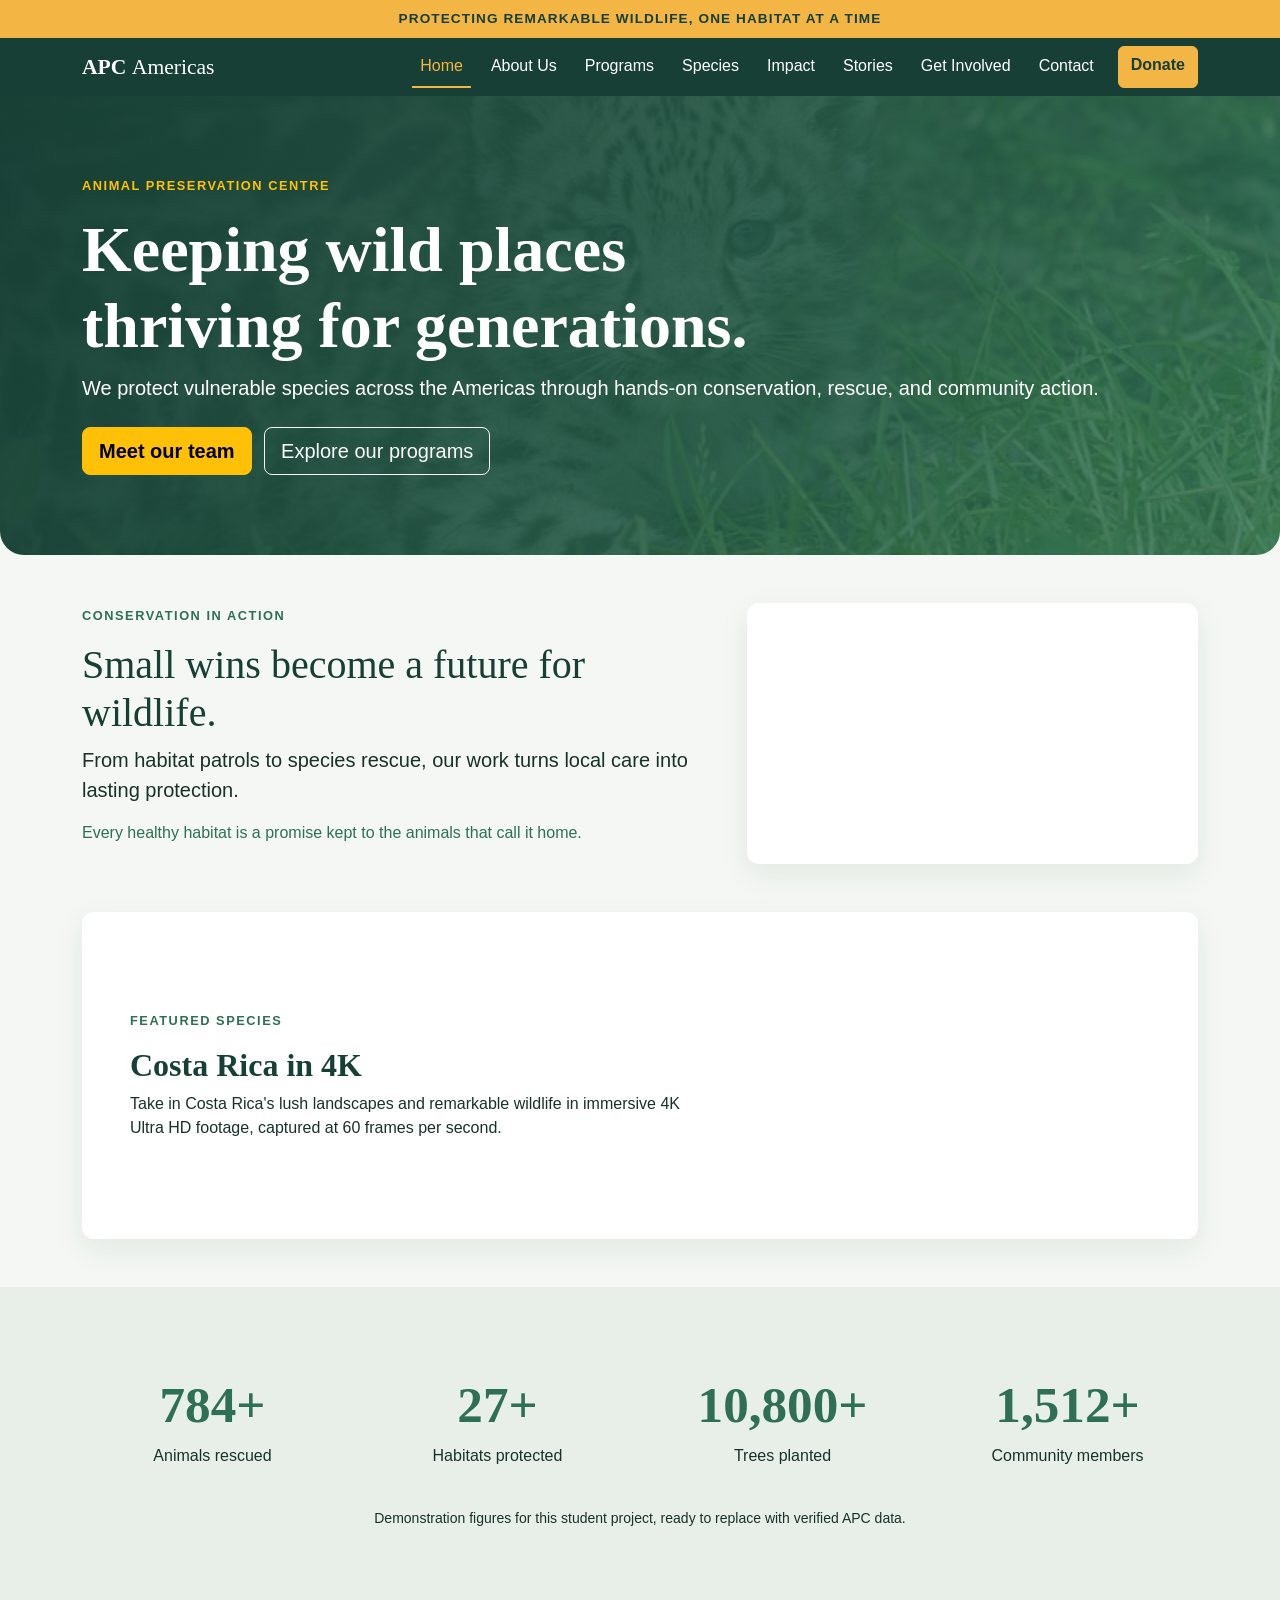
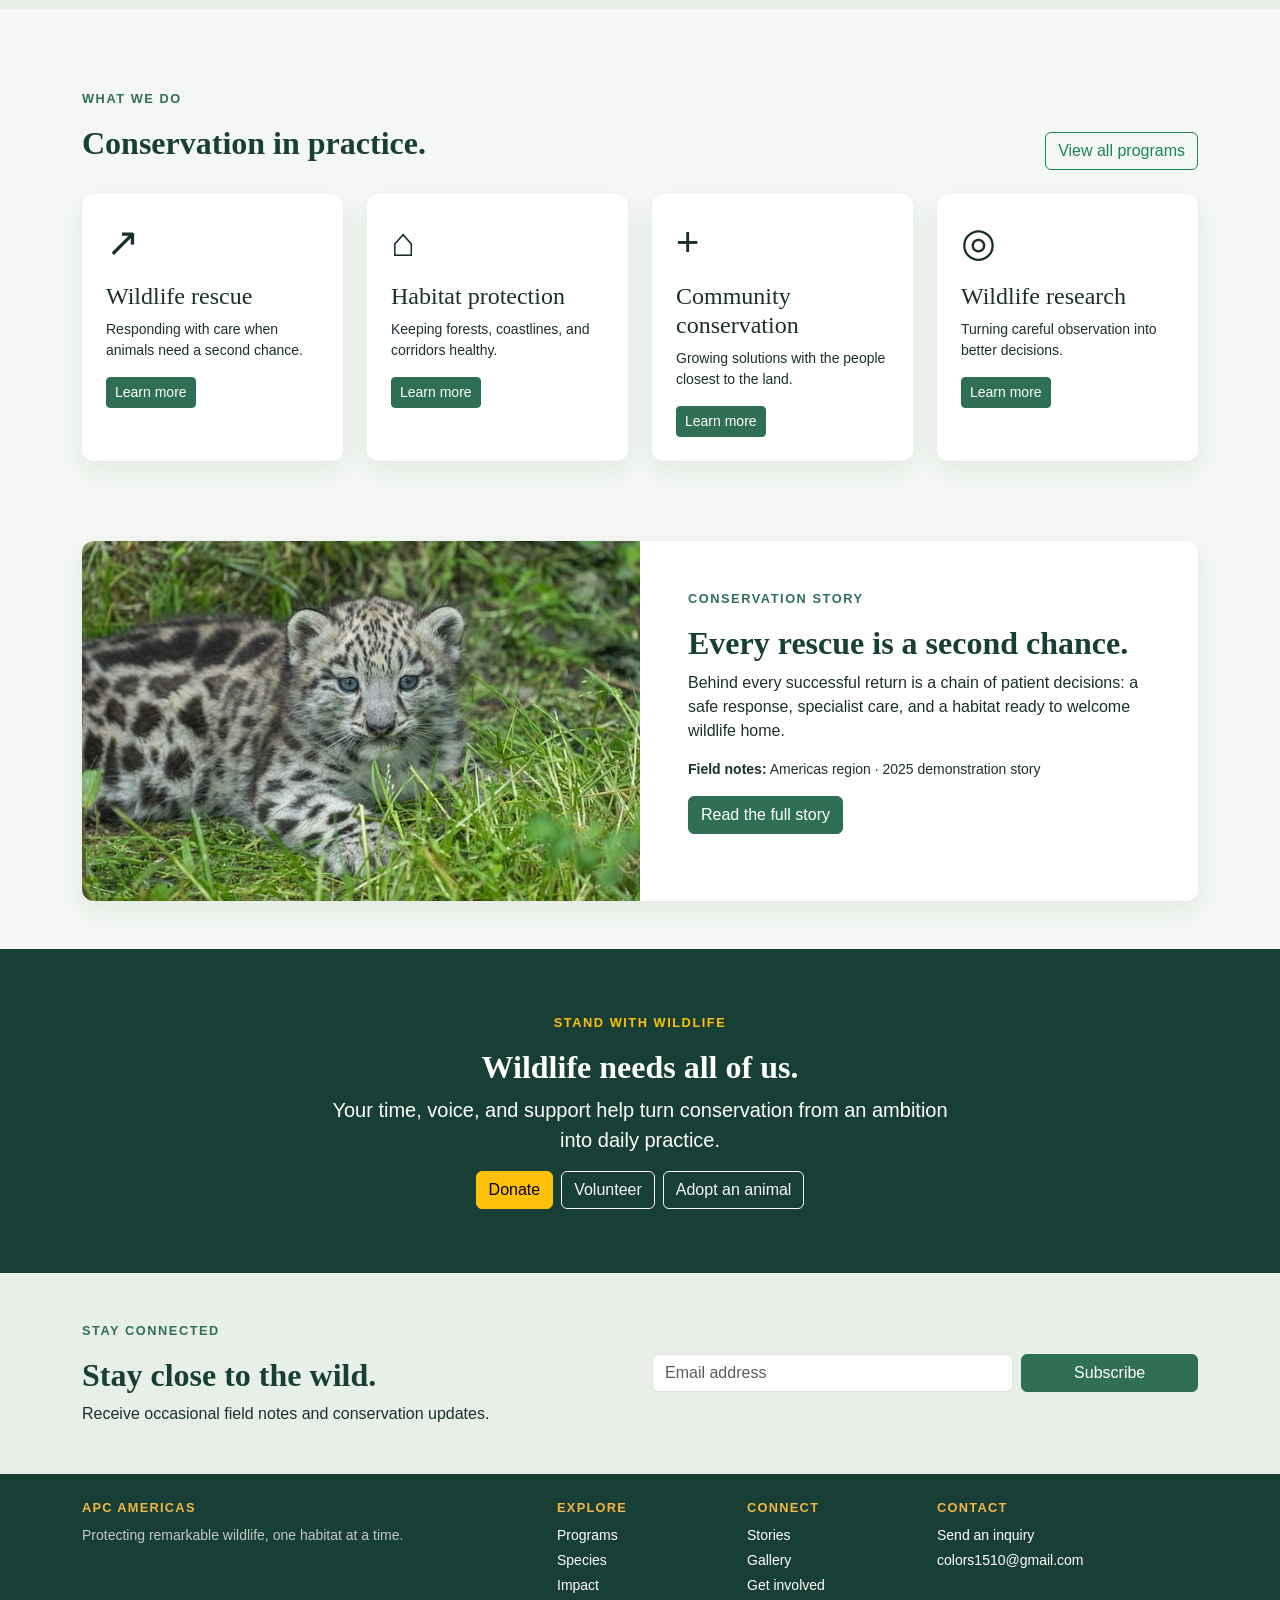
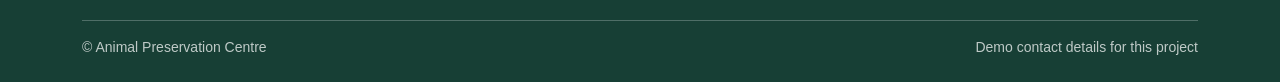
<file: index.html>
<!DOCTYPE html>
<html lang="en">
    <head>
        <meta charset="UTF-8">
        <meta name="viewport" content="width=device-width, initial-scale=1.0">
        <title>Animal Preservation Centre</title>
        <meta name="description" content="APC Americas protects wildlife, habitats, and communities through practical conservation work.">
        <link href="https://cdn.jsdelivr.net/npm/bootstrap@5.3.3/dist/css/bootstrap.min.css" rel="stylesheet">
        <link rel="stylesheet" href="stylesheets/site.css" />
    </head>
    <body>
        <div class="site-alert">Protecting remarkable wildlife, one habitat at a time</div>
        <nav class="site-nav navbar navbar-expand-lg navbar-dark">
            <div class="container">
                <a class="navbar-brand" href="index.html">APC <span class="fw-normal">Americas</span>
                </a><button class="navbar-toggler" type="button" data-bs-toggle="collapse" data-bs-target="#siteNav" aria-label="Toggle navigation">
                    <span class="navbar-toggler-icon"></span>
                </button><div class="collapse navbar-collapse" id="siteNav">
                    <div class="navbar-nav ms-auto">
                        <a class="nav-link active" href="index.html">Home</a>
                        <a class="nav-link" href="about_us.html">About Us</a>
                        <a class="nav-link" href="programs.html">Programs</a>
                        <a class="nav-link" href="species.html">Species</a>
                        <a class="nav-link" href="impact.html">Impact</a>
                        <a class="nav-link" href="stories.html">Stories</a>
                        <a class="nav-link" href="get_involved.html">Get Involved</a>
                        <a class="nav-link" href="contact_us.html">Contact</a>
                        <a class="btn btn-donate" href="get_involved.html#donate">Donate</a></div></div></div></nav>

        <main class="page-main">
            <section class="hero">
                <div class="container">
                    <p class="section-kicker text-warning">Animal Preservation Centre</p>
                    <h1>Keeping wild places thriving for generations.</h1>
                    <p class="lead mb-4">We protect vulnerable species across the Americas through hands-on conservation, rescue, and community action.</p>
                    <a class="btn btn-warning btn-lg fw-bold" href="about_us.html">Meet our team</a>
                    <a class="btn btn-outline-light btn-lg ms-2" href="programs.html">Explore our programs</a>
                </div>
            </section>
            <section class="container py-5">
                <div class="row g-4 align-items-center">
                    <div class="col-lg-7">
                        <p class="section-kicker">Conservation in action</p>
                        <h2 class="display-6">Small wins become a future for wildlife.</h2>
                        <p class="lead">From habitat patrols to species rescue, our work turns local care into lasting protection.</p>
                        <p class="WeirdColor">Every healthy habitat is a promise kept to the animals that call it home.</p>
                    </div>
                    <div class="col-lg-5">
                        <div class="content-panel p-2">
                            <div class="ratio ratio-16x9">
                                <iframe class="rounded" src="https://www.youtube.com/embed/CvAqzg7zDsA" title="Jamaican Rock Iguana success story" allowfullscreen></iframe>
                            </div>
                        </div>
                    </div>
                </div>
            </section>
            <section class="container pb-5">
                <div class="content-panel p-4 p-lg-5">
                    <div class="row g-4 align-items-center">
                        <div class="col-md-7">
                            <p class="section-kicker">Featured species</p>
                            <h2>Costa Rica in 4K</h2>
                            <p class="mb-0">Take in Costa Rica's lush landscapes and remarkable wildlife in immersive 4K Ultra HD footage, captured at 60 frames per second.</p>
                        </div>
                        <div class="col-md-5">
                            <div class="ratio ratio-16x9">
                                <iframe class="rounded" src="https://www.youtube.com/embed/LXb3EKWsInQ" title="Costa Rica in 4K nature film" allow="accelerometer; autoplay; clipboard-write; encrypted-media; gyroscope; picture-in-picture; web-share" allowfullscreen></iframe>
                            </div>
                        </div>
                    </div>
                </div>
            </section>
            <section class="section-band alt"><div class="container"><div class="row g-4 text-center"><div class="col-6 col-lg-3 reveal"><div class="stat-number" data-counter="1250" data-suffix="+">0</div><p>Animals rescued</p></div><div class="col-6 col-lg-3 reveal"><div class="stat-number" data-counter="35" data-suffix="+">0</div><p>Habitats protected</p></div><div class="col-6 col-lg-3 reveal"><div class="stat-number" data-counter="18000" data-suffix="+">0</div><p>Trees planted</p></div><div class="col-6 col-lg-3 reveal"><div class="stat-number" data-counter="2500" data-suffix="+">0</div><p>Community members</p></div></div><p class="small text-center mt-4 mb-0">Demonstration figures for this student project, ready to replace with verified APC data.</p></div></section>
            <section class="section-band"><div class="container"><div class="d-flex flex-wrap justify-content-between align-items-end mb-4"><div><p class="section-kicker">What we do</p><h2>Conservation in practice.</h2></div><a href="programs.html" class="btn btn-outline-success">View all programs</a></div><div class="row g-4"><div class="col-md-6 col-lg-3"><article class="content-panel program-card h-100 p-4"><span class="display-6">↗</span><h3 class="h4 mt-3">Wildlife rescue</h3><p class="small">Responding with care when animals need a second chance.</p><a href="programs.html" class="btn btn-sm btn-forest">Learn more</a></article></div><div class="col-md-6 col-lg-3"><article class="content-panel program-card h-100 p-4"><span class="display-6">⌂</span><h3 class="h4 mt-3">Habitat protection</h3><p class="small">Keeping forests, coastlines, and corridors healthy.</p><a href="programs.html" class="btn btn-sm btn-forest">Learn more</a></article></div><div class="col-md-6 col-lg-3"><article class="content-panel program-card h-100 p-4"><span class="display-6">+</span><h3 class="h4 mt-3">Community conservation</h3><p class="small">Growing solutions with the people closest to the land.</p><a href="programs.html" class="btn btn-sm btn-forest">Learn more</a></article></div><div class="col-md-6 col-lg-3"><article class="content-panel program-card h-100 p-4"><span class="display-6">◎</span><h3 class="h4 mt-3">Wildlife research</h3><p class="small">Turning careful observation into better decisions.</p><a href="programs.html" class="btn btn-sm btn-forest">Learn more</a></article></div></div></div></section>
            <section class="container pb-5"><div class="content-panel overflow-hidden"><div class="row g-0 align-items-stretch"><div class="col-lg-6"><img class="story-image" src="images/baby-snow-leopard.jpg" alt="Snow leopard in its habitat"></div><div class="col-lg-6 p-4 p-lg-5"><p class="section-kicker">Conservation story</p><h2>Every rescue is a second chance.</h2><p>Behind every successful return is a chain of patient decisions: a safe response, specialist care, and a habitat ready to welcome wildlife home.</p><p class="small"><strong>Field notes:</strong> Americas region · 2025 demonstration story</p><a class="btn btn-forest" href="stories.html">Read the full story</a></div></div></div></section>
            <section class="dark-cta"><div class="container text-center"><p class="section-kicker text-warning">Stand with wildlife</p><h2>Wildlife needs all of us.</h2><p class="lead mx-auto" style="max-width: 650px;">Your time, voice, and support help turn conservation from an ambition into daily practice.</p><a class="btn btn-warning me-2" href="get_involved.html#donate">Donate</a><a class="btn btn-outline-light me-2" href="get_involved.html#volunteer">Volunteer</a><a class="btn btn-outline-light" href="species.html">Adopt an animal</a></div></section>
            <section class="newsletter py-5"><div class="container"><div class="row align-items-center g-4"><div class="col-lg-6"><p class="section-kicker">Stay connected</p><h2>Stay close to the wild.</h2><p class="mb-0">Receive occasional field notes and conservation updates.</p></div><div class="col-lg-6"><form class="row g-2" data-demo-form><div class="col-sm-8"><label class="visually-hidden" for="newsletterEmail">Email address</label><input class="form-control" id="newsletterEmail" type="email" placeholder="Email address" required></div><div class="col-sm-4"><button class="btn btn-forest w-100" type="submit">Subscribe</button></div></form><p class="small mt-2 mb-0" hidden>Thank you for joining the list.</p></div></div></div></section>
        </main>
        <footer class="site-footer py-4">
            <div class="container"><div class="row g-4"><div class="col-md-5"><p class="footer-heading mb-2">APC Americas</p><p class="small mb-0">Protecting remarkable wildlife, one habitat at a time.</p></div><div class="col-6 col-md-2"><p class="footer-heading mb-2">Explore</p><a class="d-block small mb-1" href="programs.html">Programs</a><a class="d-block small mb-1" href="species.html">Species</a><a class="d-block small" href="impact.html">Impact</a></div><div class="col-6 col-md-2"><p class="footer-heading mb-2">Connect</p><a class="d-block small mb-1" href="stories.html">Stories</a><a class="d-block small mb-1" href="gallery.html">Gallery</a><a class="d-block small" href="get_involved.html">Get involved</a></div><div class="col-md-3"><p class="footer-heading mb-2">Contact</p><a class="d-block small mb-1" href="contact_us.html">Send an inquiry</a><a class="d-block small" href="mailto:hello@apc-americas.example">colors1510@gmail.com</a></div></div><div class="border-top border-light border-opacity-25 mt-4 pt-3 small">&copy; Animal Preservation Centre <span class="float-md-end">Demo contact details for this project</span></div>
            </div>
        </footer>
        <script src="https://cdn.jsdelivr.net/npm/bootstrap@5.3.3/dist/js/bootstrap.bundle.min.js"></script>
        <script src="scripts/site.js"></script>
    </body>
</html>
</file>
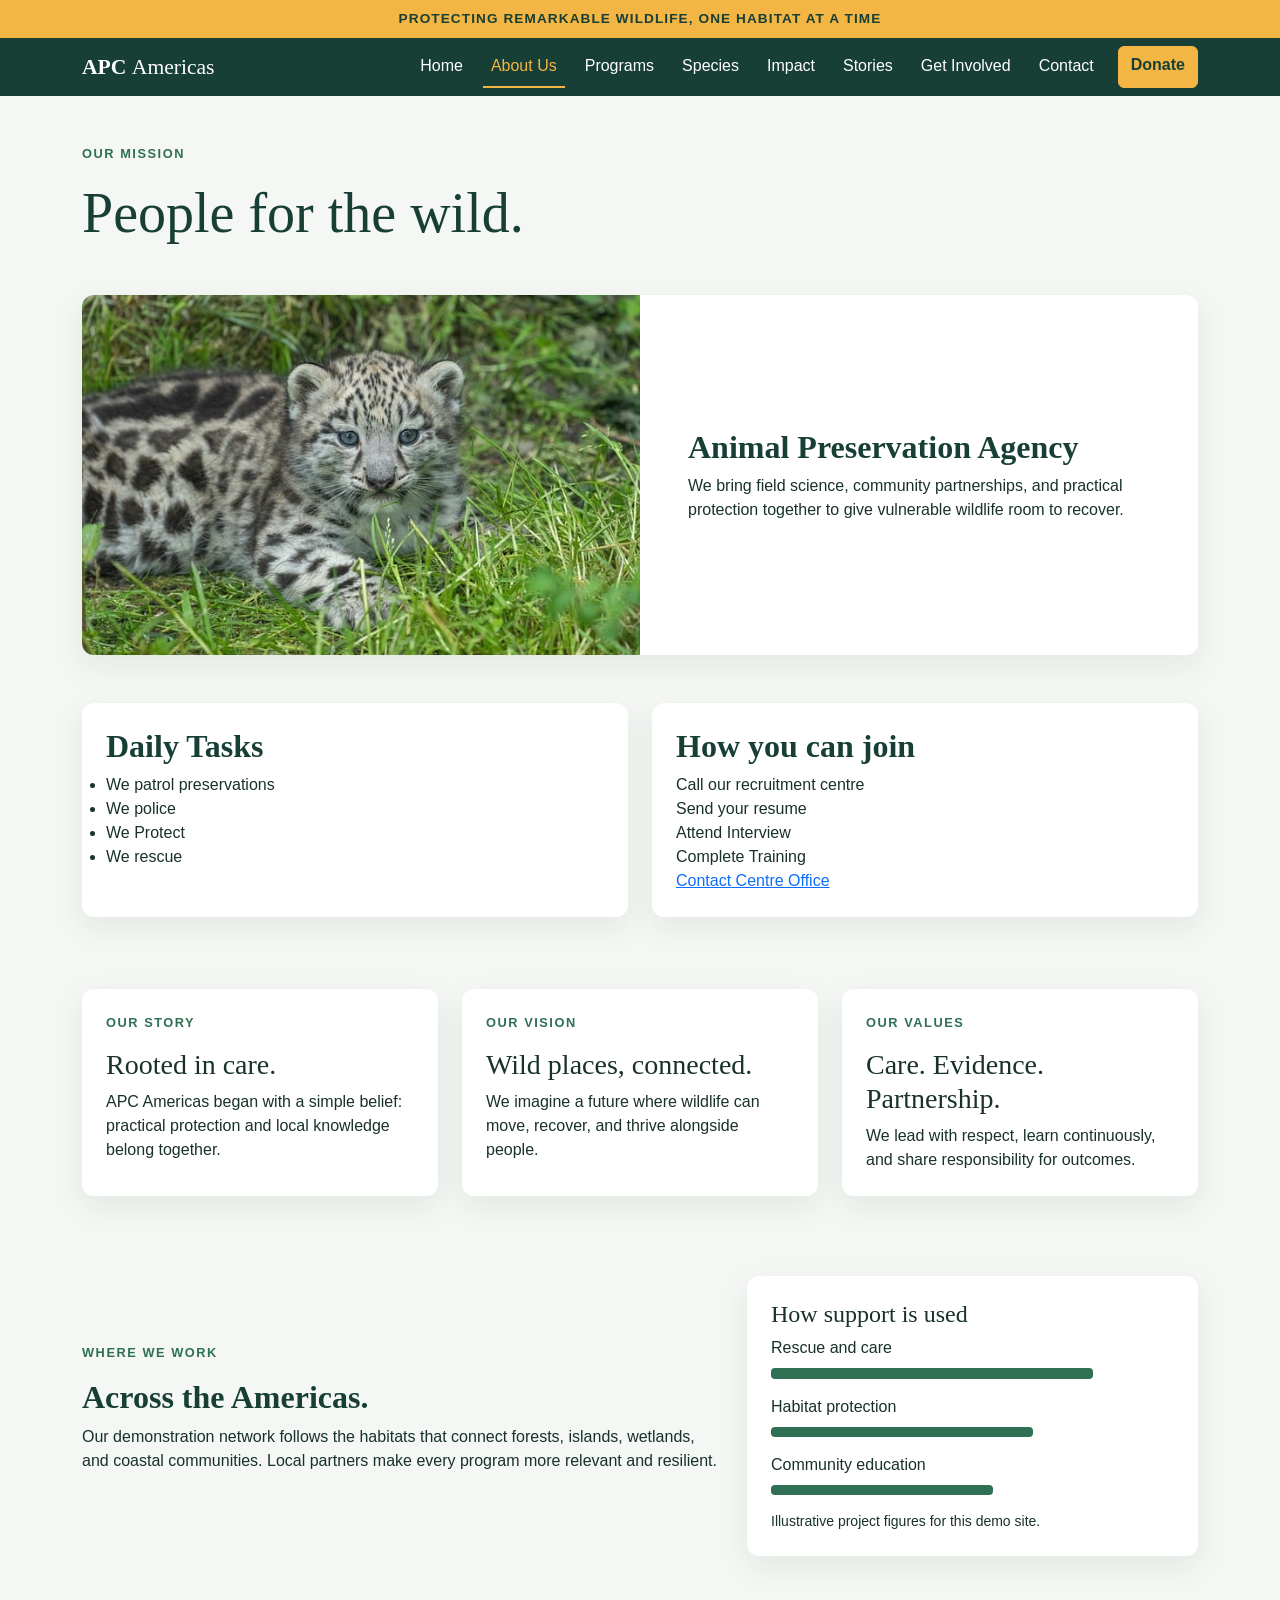
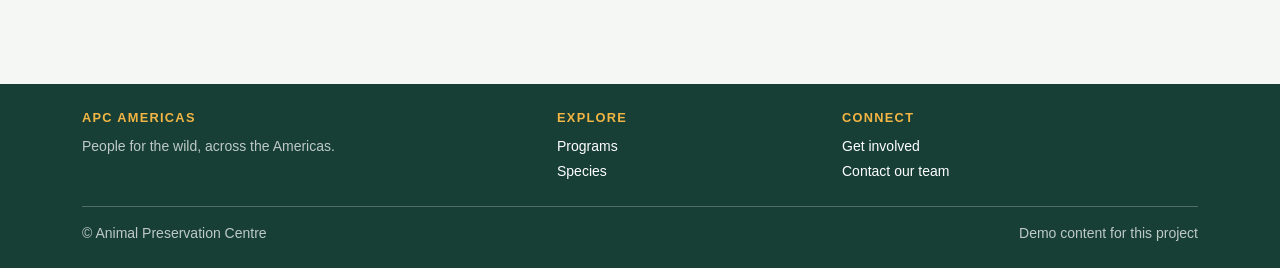
<file: about_us.html>
<!DOCTYPE html>
<html lang="en">
<head>
    <meta charset="UTF-8">
    <meta name="viewport" content="width=device-width, initial-scale=1.0">
    <title>About Us</title>
    <link href="https://cdn.jsdelivr.net/npm/bootstrap@5.3.3/dist/css/bootstrap.min.css" rel="stylesheet">
    <link rel="stylesheet" href="stylesheets/site.css" />
</head>
<body>
    <header>
        <div class="site-alert">Protecting remarkable wildlife, one habitat at a time</div>
        <nav class="site-nav navbar navbar-expand-lg navbar-dark"><div class="container"><a class="navbar-brand" href="index.html">APC <span class="fw-normal">Americas</span></a><button class="navbar-toggler" type="button" data-bs-toggle="collapse" data-bs-target="#siteNav" aria-label="Toggle navigation"><span class="navbar-toggler-icon"></span></button><div class="collapse navbar-collapse" id="siteNav"><div class="navbar-nav ms-auto"><a class="nav-link" href="index.html">Home</a><a class="nav-link active" href="about_us.html">About Us</a><a class="nav-link" href="programs.html">Programs</a><a class="nav-link" href="species.html">Species</a><a class="nav-link" href="impact.html">Impact</a><a class="nav-link" href="stories.html">Stories</a><a class="nav-link" href="get_involved.html">Get Involved</a><a class="nav-link" href="contact_us.html">Contact</a><a class="btn btn-donate" href="get_involved.html#donate">Donate</a></div></div></div></nav>
    </header>
    
    <main class="page-main container py-5">
        <p class="section-kicker">Our mission</p>
        <h1 class="display-4 mb-5">People for the wild.</h1>

        <article class="content-panel overflow-hidden mb-5"><div class="row g-0 align-items-center"><div class="col-lg-6"><img src="images/baby-snow-leopard.jpg" alt="Baby Snow Leopard" /></div><div class="col-lg-6 p-4 p-lg-5"><h2>Animal Preservation Agency</h2><p class="mb-0">We bring field science, community partnerships, and practical protection together to give vulnerable wildlife room to recover.</p></div></div>
        </article>
       
        <div class="row g-4"><article class="col-md-6"><div class="content-panel h-100 p-4">
            <h2>Daily Tasks</h2>
            <!-- Unordered list tag. Produces bullet points -->
            <ul class="list-group list-group-flush">
                <li>We patrol preservations</li>
                <li>We police</li>
                <li>We Protect</li>
                <li>We rescue</li>
            </ul>
        </div></article>
       
        <article class="col-md-6"><div class="content-panel h-100 p-4">
            <h2>How you can join</h2>
            <!-- Ordered list tag. Produces numbered points in a list -->
            <ol class="list-group list-group-numbered">
                <li>Call our recruitment centre</li>
                <li>Send your resume</li>
                <li>Attend Interview</li>
                <li>Complete Training</li>
                <li>
                    <a href="contact_us.html">Contact Centre Office</a>
                </li>
            </ol>
        </div></article></div>

        <section class="row g-4 mt-5">
            <div class="col-md-4"><article class="content-panel h-100 p-4"><p class="section-kicker">Our story</p><h2 class="h3">Rooted in care.</h2><p class="mb-0">APC Americas began with a simple belief: practical protection and local knowledge belong together.</p></article></div>
            <div class="col-md-4"><article class="content-panel h-100 p-4"><p class="section-kicker">Our vision</p><h2 class="h3">Wild places, connected.</h2><p class="mb-0">We imagine a future where wildlife can move, recover, and thrive alongside people.</p></article></div>
            <div class="col-md-4"><article class="content-panel h-100 p-4"><p class="section-kicker">Our values</p><h2 class="h3">Care. Evidence. Partnership.</h2><p class="mb-0">We lead with respect, learn continuously, and share responsibility for outcomes.</p></article></div>
        </section>
        <section class="section-band px-0"><div class="row g-4 align-items-center"><div class="col-lg-7"><p class="section-kicker">Where we work</p><h2>Across the Americas.</h2><p>Our demonstration network follows the habitats that connect forests, islands, wetlands, and coastal communities. Local partners make every program more relevant and resilient.</p></div><div class="col-lg-5"><div class="content-panel p-4"><h3 class="h4">How support is used</h3><p class="mb-2">Rescue and care</p><div class="impact-bar mb-3" style="width:80%"></div><p class="mb-2">Habitat protection</p><div class="impact-bar mb-3" style="width:65%"></div><p class="mb-2">Community education</p><div class="impact-bar" style="width:55%"></div><p class="small mt-3 mb-0">Illustrative project figures for this demo site.</p></div></div></div></section>
    </main>
    
    <footer class="site-footer py-4"><div class="container"><div class="row g-4"><div class="col-md-5"><p class="footer-heading mb-2">APC Americas</p><p class="small mb-0">People for the wild, across the Americas.</p></div><div class="col-6 col-md-3"><p class="footer-heading mb-2">Explore</p><a class="d-block small mb-1" href="programs.html">Programs</a><a class="d-block small" href="species.html">Species</a></div><div class="col-6 col-md-4"><p class="footer-heading mb-2">Connect</p><a class="d-block small mb-1" href="get_involved.html">Get involved</a><a class="d-block small" href="contact_us.html">Contact our team</a></div></div><div class="border-top border-light border-opacity-25 mt-4 pt-3 small">&copy; Animal Preservation Centre <span class="float-md-end">Demo content for this project</span></div></div>
    </footer>
    <script src="https://cdn.jsdelivr.net/npm/bootstrap@5.3.3/dist/js/bootstrap.bundle.min.js"></script>
</body>
</html>
</file>
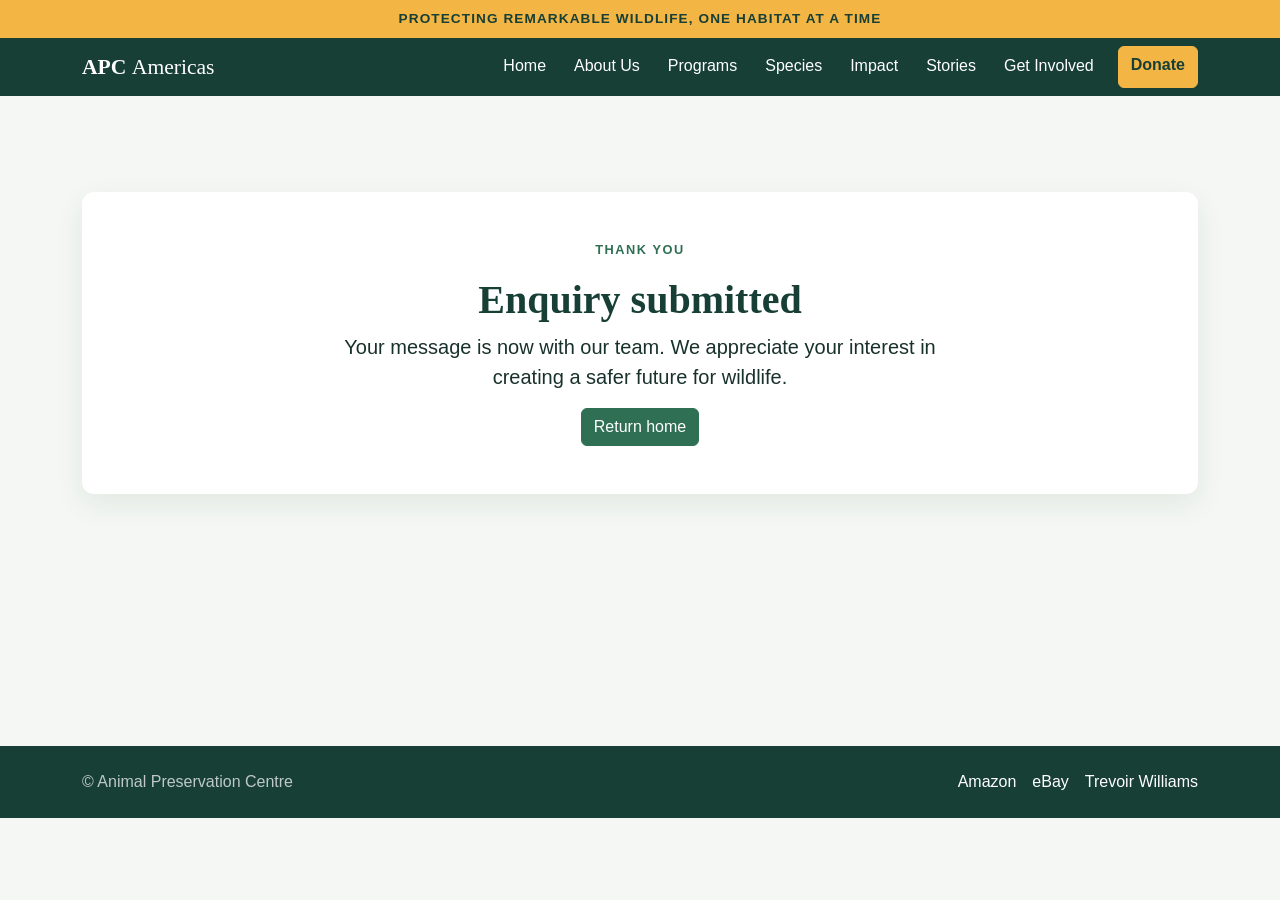
<file: confirmation.html>
<!DOCTYPE html>
<html lang="en">
<head>
    <meta charset="UTF-8">
    <meta name="viewport" content="width=device-width, initial-scale=1.0">
    <title>Confirmation</title>
    <link href="https://cdn.jsdelivr.net/npm/bootstrap@5.3.3/dist/css/bootstrap.min.css" rel="stylesheet">
    <link rel="stylesheet" href="stylesheets/site.css" />
</head>
<body>
    <header>
        <div class="site-alert">Protecting remarkable wildlife, one habitat at a time</div>
        <nav class="site-nav navbar navbar-expand-lg navbar-dark"><div class="container"><a class="navbar-brand" href="index.html">APC <span class="fw-normal">Americas</span></a><button class="navbar-toggler" type="button" data-bs-toggle="collapse" data-bs-target="#siteNav" aria-label="Toggle navigation"><span class="navbar-toggler-icon"></span></button><div class="collapse navbar-collapse" id="siteNav"><div class="navbar-nav ms-auto"><a class="nav-link" href="index.html">Home</a><a class="nav-link" href="about_us.html">About Us</a><a class="nav-link" href="programs.html">Programs</a><a class="nav-link" href="species.html">Species</a><a class="nav-link" href="impact.html">Impact</a><a class="nav-link" href="stories.html">Stories</a><a class="nav-link" href="get_involved.html">Get Involved</a><a class="btn btn-donate" href="get_involved.html#donate">Donate</a></div></div></div></nav>
    </header>

    <main class="page-main container py-5"><div class="content-panel text-center p-5 my-5"><p class="section-kicker">Thank you</p><h1>Enquiry submitted</h1><p class="lead mx-auto" style="max-width: 650px;">Your message is now with our team. We appreciate your interest in creating a safer future for wildlife.</p><a class="btn btn-forest" href="index.html">Return home</a></div>

    </main>

    <footer class="site-footer py-4"><div class="container d-flex flex-column flex-md-row justify-content-between gap-3"><span>&copy; Animal Preservation Centre</span><div class="d-flex gap-3"><a href="https://www.amazon.com">Amazon</a><a href="https://www.ebay.com" target="_blank">eBay</a><a href="https://www.trevoirwilliams.com" target="_blank">Trevoir Williams</a></div></div>
    </footer>
    <script src="https://cdn.jsdelivr.net/npm/bootstrap@5.3.3/dist/js/bootstrap.bundle.min.js"></script>
</body>
</html>
</file>
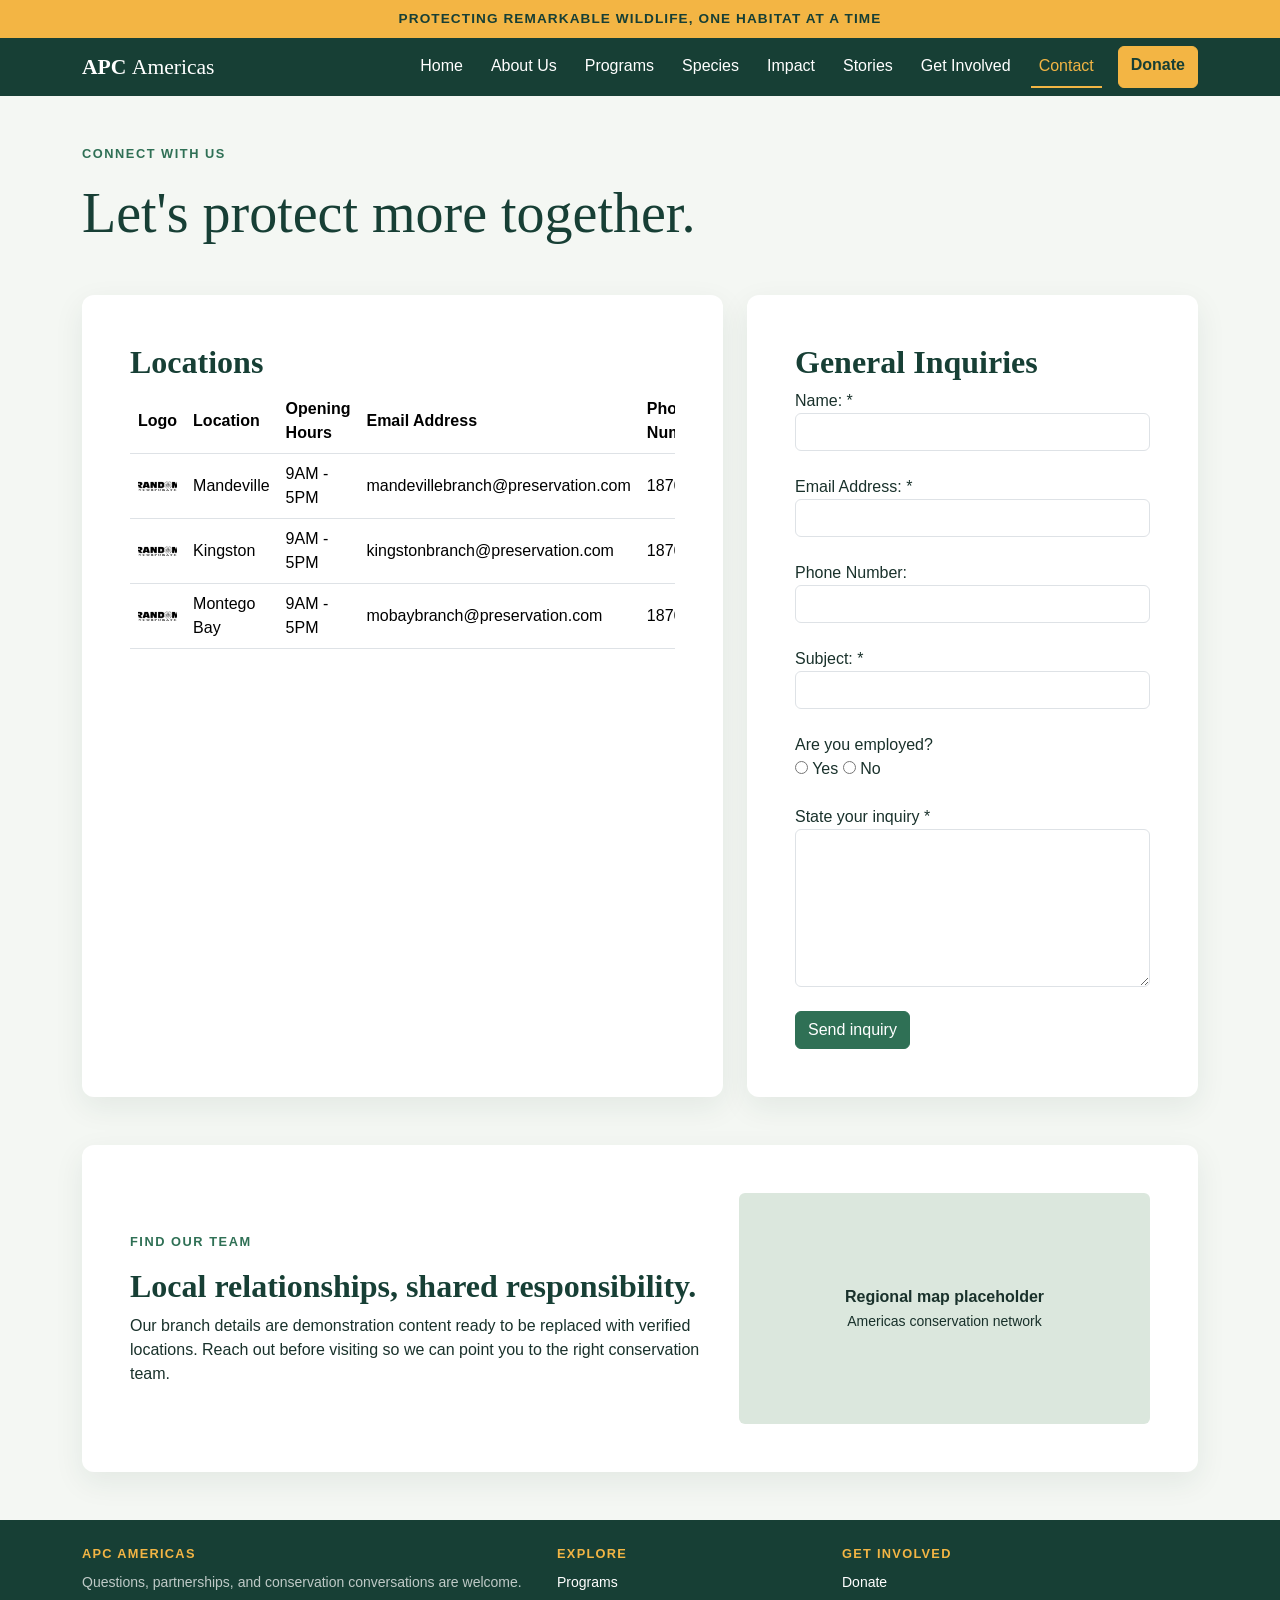
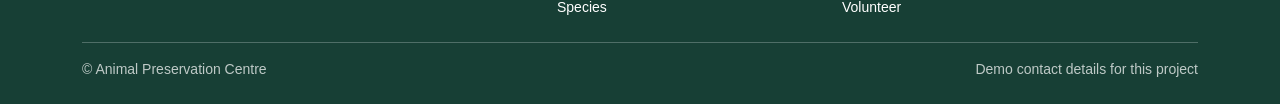
<file: contact_us.html>
<!DOCTYPE html>
<html lang="en">
<head>
    <meta charset="UTF-8">
    <meta name="viewport" content="width=device-width, initial-scale=1.0">
    <title>Contact Us</title>
    <link href="https://cdn.jsdelivr.net/npm/bootstrap@5.3.3/dist/css/bootstrap.min.css" rel="stylesheet">
    <link rel="stylesheet" href="stylesheets/site.css" />
</head>
<body> 
    <header>
        <div class="site-alert">Protecting remarkable wildlife, one habitat at a time</div>
        <nav class="site-nav navbar navbar-expand-lg navbar-dark"><div class="container"><a class="navbar-brand" href="index.html">APC <span class="fw-normal">Americas</span></a><button class="navbar-toggler" type="button" data-bs-toggle="collapse" data-bs-target="#siteNav" aria-label="Toggle navigation"><span class="navbar-toggler-icon"></span></button><div class="collapse navbar-collapse" id="siteNav"><div class="navbar-nav ms-auto"><a class="nav-link" href="index.html">Home</a><a class="nav-link" href="about_us.html">About Us</a><a class="nav-link" href="programs.html">Programs</a><a class="nav-link" href="species.html">Species</a><a class="nav-link" href="impact.html">Impact</a><a class="nav-link" href="stories.html">Stories</a><a class="nav-link" href="get_involved.html">Get Involved</a><a class="nav-link active" href="contact_us.html">Contact</a><a class="btn btn-donate" href="get_involved.html#donate">Donate</a></div></div></div></nav>
    </header>

    <main class="page-main container py-5"><p class="section-kicker">Connect with us</p><h1 class="display-4 mb-5">Let's protect more together.</h1><div class="row g-4"><article class="col-lg-7"><div class="content-panel p-4 p-lg-5 h-100">
                <!-- HTML Table syntax. Table tag, then tr and then th for headers and td for data -->
        <h2>Locations</h2>
        <div class="table-responsive"><table class="table table-hover align-middle">
            <tr>
                <th>Logo</th>
                <th>Location</th>
                <th>Opening Hours</th>
                <th>Email Address</th>
                <th>Phone Number</th>
            </tr>
            <tr>
                <td>
                    <img class="logo" src="images/random-logo-png-transparent.png" alt="logo 1"/>
                </td>
                <td>Mandeville</td>
                <td>9AM - 5PM</td>
                <td>mandevillebranch@preservation.com</td>
                <td>18767412589</td>
            </tr>
            <tr>
                <td>
                    <img class="logo" src="images/random-logo-png-transparent.png" alt="logo 1"/>
                </td>
                <td>Kingston</td>
                <td>9AM - 5PM</td>
                <td>kingstonbranch@preservation.com</td>
                <td>18767413589</td>
            </tr>
            <tr>
                <td>
                    <img class="logo" src="images/random-logo-png-transparent.png" alt="logo 1"/>
                </td>
                <td>Montego Bay</td>
                <td>9AM - 5PM</td>
                <td>mobaybranch@preservation.com</td>
                <td>18767418589</td>
            </tr>
        </table></div></div></article>

        <article class="col-lg-5"><div class="content-panel p-4 p-lg-5 h-100">
            <h2>General Inquiries</h2>
            <!-- HTML form tag. the action attribute navigates to a page after submission. -->
            <form action="confirmation.html" method="get">
                <label for="fullname">Name: *</label><br/>
                <input class="form-control" required type="text" id="fullname" name="fullname" />
                <br/>
                <label for="email">Email Address: *</label><br/>
                <input class="form-control" required type="email" id="email" name="emailaddress" />
                <br/>
                <label for="phone">Phone Number:</label><br/>
                <input class="form-control" type="tel" id="phone" name="phone" />
                <br/>
                <label for="subject">Subject: *</label><br/>
                <input class="form-control" required type="text" id="subject" name="subject" />
                <br/>
                <label>Are you employed?</label><br/>
                <input type="radio" value="Y" name="employed"/> Yes
                <input type="radio" value="N" name="employed"/> No
                <br/><br/>
                <label for="inquiry">State your inquiry *</label><br/>
                <textarea class="form-control" required rows="6" maxlength="150" id="inquiry" name="inquiry"></textarea>
                <br/>
                <input class="btn btn-forest" type="submit" value="Send inquiry" />
            </form>
        </div></article></div>
        <section class="content-panel p-4 p-lg-5 mt-5"><div class="row g-4 align-items-center"><div class="col-lg-7"><p class="section-kicker">Find our team</p><h2>Local relationships, shared responsibility.</h2><p class="mb-0">Our branch details are demonstration content ready to be replaced with verified locations. Reach out before visiting so we can point you to the right conservation team.</p></div><div class="col-lg-5"><div class="ratio ratio-16x9 rounded overflow-hidden" style="background: #dbe7dd;"><div class="d-flex align-items-center justify-content-center text-center p-4"><div><strong>Regional map placeholder</strong><br><span class="small">Americas conservation network</span></div></div></div></div></div></section>
        
    </main>

    <footer class="site-footer py-4"><div class="container"><div class="row g-4"><div class="col-md-5"><p class="footer-heading mb-2">APC Americas</p><p class="small mb-0">Questions, partnerships, and conservation conversations are welcome.</p></div><div class="col-6 col-md-3"><p class="footer-heading mb-2">Explore</p><a class="d-block small mb-1" href="programs.html">Programs</a><a class="d-block small" href="species.html">Species</a></div><div class="col-6 col-md-4"><p class="footer-heading mb-2">Get involved</p><a class="d-block small mb-1" href="get_involved.html#donate">Donate</a><a class="d-block small" href="get_involved.html#volunteer">Volunteer</a></div></div><div class="border-top border-light border-opacity-25 mt-4 pt-3 small">&copy; Animal Preservation Centre <span class="float-md-end">Demo contact details for this project</span></div></div>
    </footer>
    <script src="https://cdn.jsdelivr.net/npm/bootstrap@5.3.3/dist/js/bootstrap.bundle.min.js"></script>

</body>
</html>
</file>
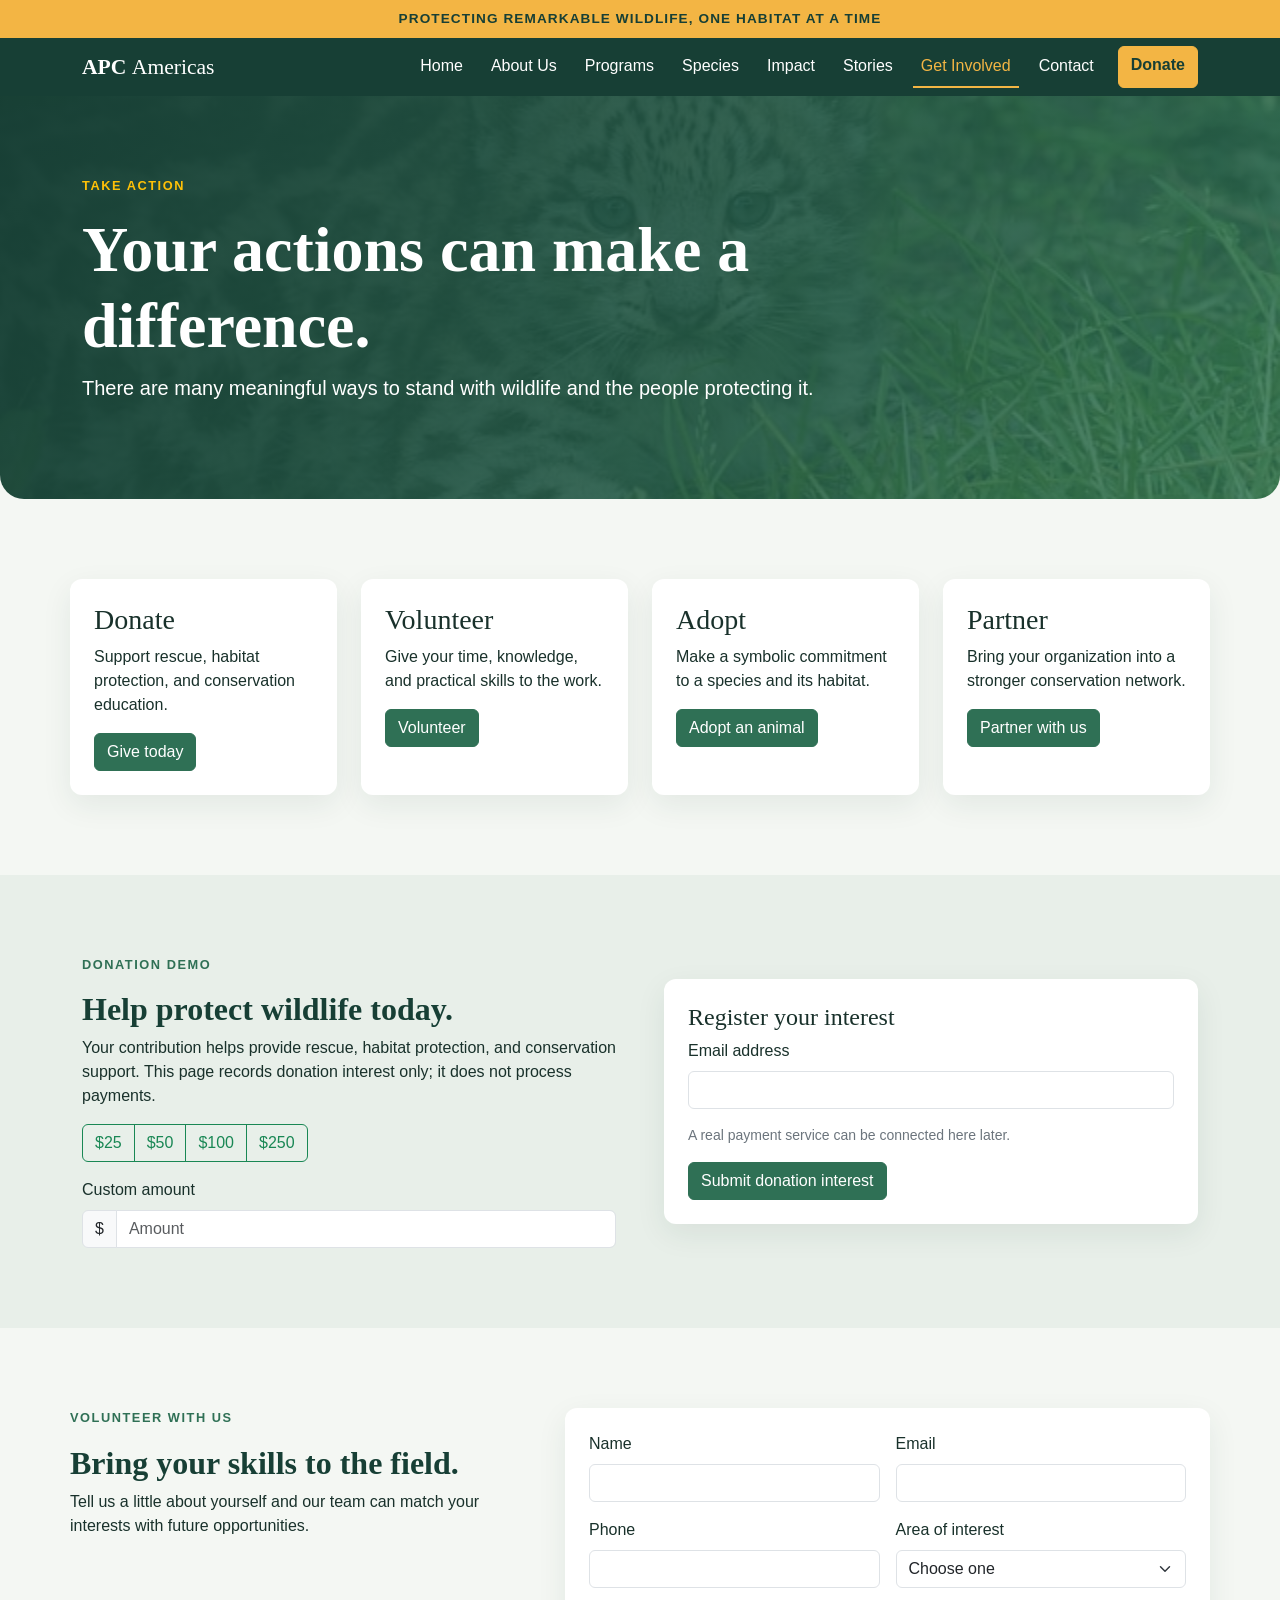
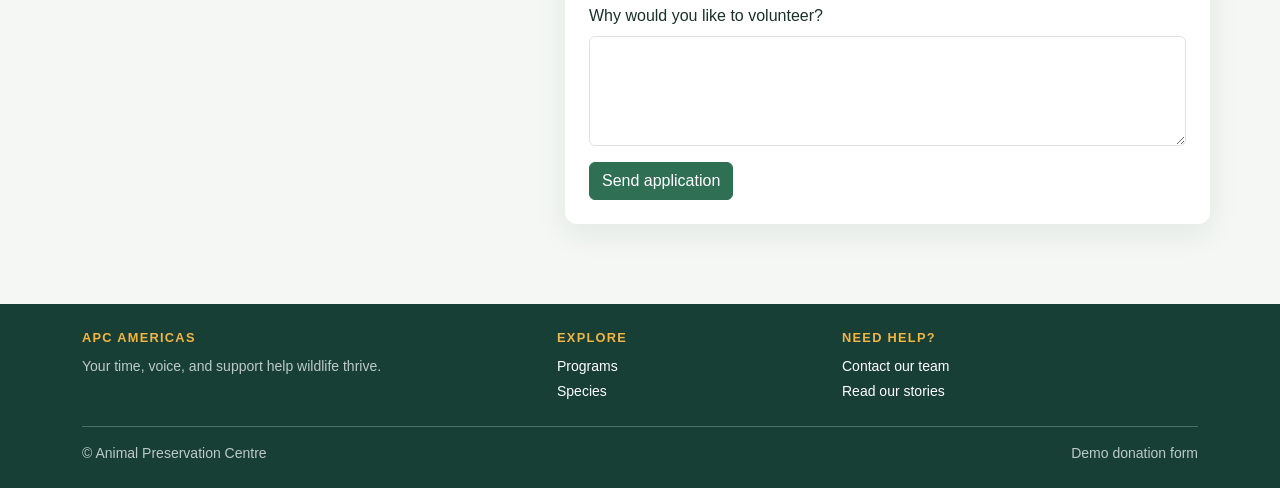
<file: get_involved.html>
<!DOCTYPE html>
<html lang="en">
<head>
    <meta charset="UTF-8">
    <meta name="viewport" content="width=device-width, initial-scale=1.0">
    <meta name="description" content="Donate, volunteer, adopt, or partner with APC Americas.">
    <title>Get Involved | APC Americas</title>
    <link href="https://cdn.jsdelivr.net/npm/bootstrap@5.3.3/dist/css/bootstrap.min.css" rel="stylesheet">
    <link rel="stylesheet" href="stylesheets/site.css">
</head>
<body>
    <div class="site-alert">Protecting remarkable wildlife, one habitat at a time</div>
    <nav class="site-nav navbar navbar-expand-lg navbar-dark">
        <div class="container">
            <a class="navbar-brand" href="index.html">APC <span class="fw-normal">Americas</span></a>
            <button class="navbar-toggler" data-bs-toggle="collapse" data-bs-target="#siteNav" aria-label="Toggle navigation"><span class="navbar-toggler-icon"></span></button>
            <div class="collapse navbar-collapse" id="siteNav">
                <div class="navbar-nav ms-auto">
                    <a class="nav-link" href="index.html">Home</a><a class="nav-link" href="about_us.html">About Us</a><a class="nav-link" href="programs.html">Programs</a><a class="nav-link" href="species.html">Species</a><a class="nav-link" href="impact.html">Impact</a><a class="nav-link" href="stories.html">Stories</a><a class="nav-link active" href="get_involved.html">Get Involved</a><a class="nav-link" href="contact_us.html">Contact</a><a class="btn btn-donate" href="#donate">Donate</a>
                </div>
            </div>
        </div>
    </nav>

    <main class="page-main">
        <section class="hero"><div class="container"><p class="section-kicker text-warning">Take action</p><h1>Your actions can make a difference.</h1><p class="lead">There are many meaningful ways to stand with wildlife and the people protecting it.</p></div></section>
        <section class="container section-band"><div class="row g-4">
            <div class="col-md-6 col-lg-3"><article class="content-panel h-100 p-4"><h2 class="h3">Donate</h2><p>Support rescue, habitat protection, and conservation education.</p><a href="#donate" class="btn btn-forest">Give today</a></article></div>
            <div class="col-md-6 col-lg-3"><article class="content-panel h-100 p-4"><h2 class="h3">Volunteer</h2><p>Give your time, knowledge, and practical skills to the work.</p><a href="#volunteer" class="btn btn-forest">Volunteer</a></article></div>
            <div class="col-md-6 col-lg-3"><article class="content-panel h-100 p-4"><h2 class="h3">Adopt</h2><p>Make a symbolic commitment to a species and its habitat.</p><a href="#donate" class="btn btn-forest">Adopt an animal</a></article></div>
            <div class="col-md-6 col-lg-3"><article class="content-panel h-100 p-4"><h2 class="h3">Partner</h2><p>Bring your organization into a stronger conservation network.</p><a href="contact_us.html" class="btn btn-forest">Partner with us</a></article></div>
        </div></section>

        <section class="section-band alt" id="donate"><div class="container"><div class="row g-5 align-items-center"><div class="col-lg-6"><p class="section-kicker">Donation demo</p><h2>Help protect wildlife today.</h2><p>Your contribution helps provide rescue, habitat protection, and conservation support. This page records donation interest only; it does not process payments.</p><div class="btn-group flex-wrap" role="group" aria-label="Donation amount"><button class="btn btn-outline-success" data-donation-amount="25">$25</button><button class="btn btn-outline-success" data-donation-amount="50">$50</button><button class="btn btn-outline-success" data-donation-amount="100">$100</button><button class="btn btn-outline-success" data-donation-amount="250">$250</button></div><div class="mt-3"><label class="form-label" for="customAmount">Custom amount</label><div class="input-group"><span class="input-group-text">$</span><input class="form-control" id="customAmount" data-custom-amount type="number" min="1" step="1" placeholder="Amount"></div></div></div><div class="col-lg-6"><form class="content-panel p-4" data-demo-form><h3 class="h4">Register your interest</h3><label class="form-label" for="donorEmail">Email address</label><input class="form-control mb-3" id="donorEmail" name="email" type="email" required><p class="small text-secondary">A real payment service can be connected here later.</p><button class="btn btn-forest" type="submit">Submit donation interest</button></form><div class="content-panel p-4" hidden><h3>Thank you for supporting wildlife.</h3><p class="mb-0">Your donation interest has been recorded for this demo.</p></div></div></div></div></section>

        <section class="container section-band" id="volunteer"><div class="row g-5"><div class="col-lg-5"><p class="section-kicker">Volunteer with us</p><h2>Bring your skills to the field.</h2><p>Tell us a little about yourself and our team can match your interests with future opportunities.</p></div><div class="col-lg-7"><form class="content-panel p-4" data-demo-form><div class="row g-3"><div class="col-md-6"><label class="form-label" for="volName">Name</label><input class="form-control" id="volName" required></div><div class="col-md-6"><label class="form-label" for="volEmail">Email</label><input class="form-control" id="volEmail" type="email" required></div><div class="col-md-6"><label class="form-label" for="volPhone">Phone</label><input class="form-control" id="volPhone" type="tel" required></div><div class="col-md-6"><label class="form-label" for="volInterest">Area of interest</label><select class="form-select" id="volInterest" required><option value="">Choose one</option><option>Wildlife rescue</option><option>Habitat restoration</option><option>Community education</option></select></div><div class="col-12"><label class="form-label" for="volWhy">Why would you like to volunteer?</label><textarea class="form-control" id="volWhy" rows="4" required></textarea></div><div class="col-12"><button class="btn btn-forest" type="submit">Send application</button></div></div></form><div class="content-panel p-4" hidden><h3>Application received.</h3><p class="mb-0">Thank you. This demo form is ready to connect to a real application workflow.</p></div></div></div></section>
    </main>
    <footer class="site-footer py-4"><div class="container"><div class="row g-4"><div class="col-md-5"><p class="footer-heading mb-2">APC Americas</p><p class="small mb-0">Your time, voice, and support help wildlife thrive.</p></div><div class="col-6 col-md-3"><p class="footer-heading mb-2">Explore</p><a class="d-block small mb-1" href="programs.html">Programs</a><a class="d-block small" href="species.html">Species</a></div><div class="col-6 col-md-4"><p class="footer-heading mb-2">Need help?</p><a class="d-block small mb-1" href="contact_us.html">Contact our team</a><a class="d-block small" href="stories.html">Read our stories</a></div></div><div class="border-top border-light border-opacity-25 mt-4 pt-3 small">&copy; Animal Preservation Centre <span class="float-md-end">Demo donation form</span></div></div></footer>
    <script src="scripts/site.js"></script><script src="https://cdn.jsdelivr.net/npm/bootstrap@5.3.3/dist/js/bootstrap.bundle.min.js"></script>
</body>
</html>
</file>
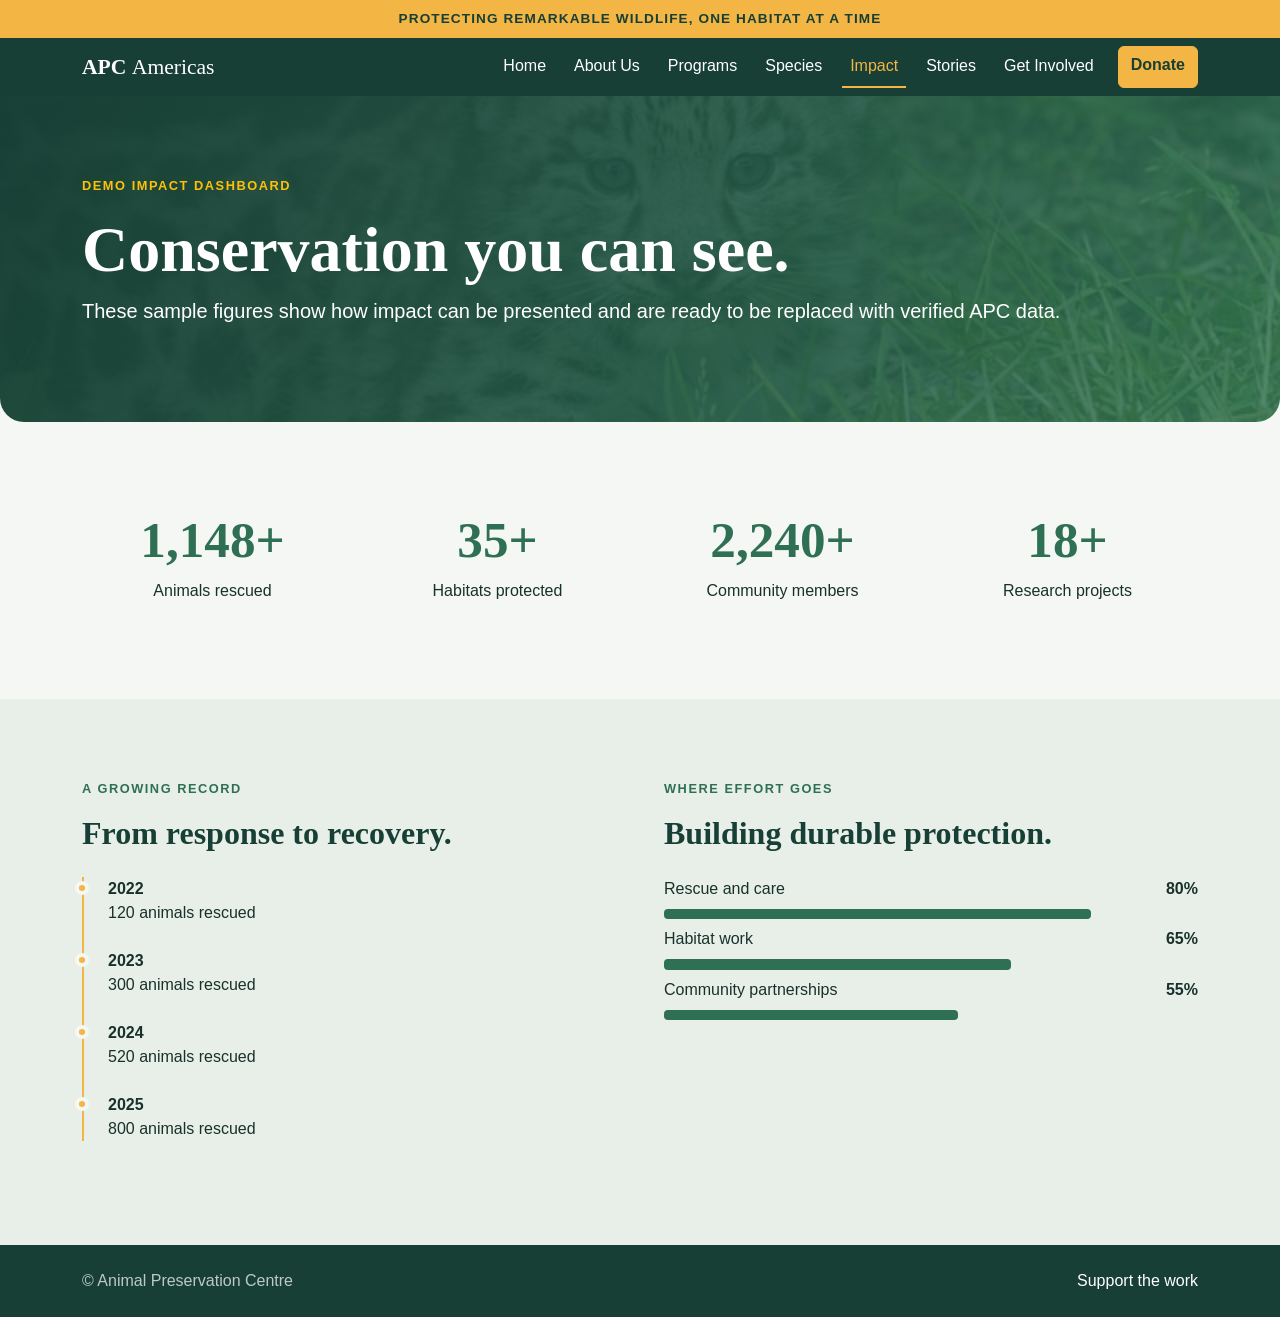
<file: impact.html>
<!DOCTYPE html>
<html lang="en"><head><meta charset="UTF-8"><meta name="viewport" content="width=device-width, initial-scale=1.0"><meta name="description" content="See the conservation impact of APC Americas."><title>Our Impact | APC Americas</title><link href="https://cdn.jsdelivr.net/npm/bootstrap@5.3.3/dist/css/bootstrap.min.css" rel="stylesheet"><link rel="stylesheet" href="stylesheets/site.css"></head>
<body><div class="site-alert">Protecting remarkable wildlife, one habitat at a time</div><nav class="site-nav navbar navbar-expand-lg navbar-dark"><div class="container"><a class="navbar-brand" href="index.html">APC <span class="fw-normal">Americas</span></a><button class="navbar-toggler" data-bs-toggle="collapse" data-bs-target="#siteNav" aria-label="Toggle navigation"><span class="navbar-toggler-icon"></span></button><div class="collapse navbar-collapse" id="siteNav"><div class="navbar-nav ms-auto"><a class="nav-link" href="index.html">Home</a><a class="nav-link" href="about_us.html">About Us</a><a class="nav-link" href="programs.html">Programs</a><a class="nav-link" href="species.html">Species</a><a class="nav-link active" href="impact.html">Impact</a><a class="nav-link" href="stories.html">Stories</a><a class="nav-link" href="get_involved.html">Get Involved</a><a class="btn btn-donate" href="get_involved.html#donate">Donate</a></div></div></div></nav>
<main class="page-main"><section class="hero"><div class="container"><p class="section-kicker text-warning">Demo impact dashboard</p><h1>Conservation you can see.</h1><p class="lead">These sample figures show how impact can be presented and are ready to be replaced with verified APC data.</p></div></section><section class="section-band"><div class="container"><div class="row g-4 text-center"><div class="col-6 col-lg-3 reveal"><div class="stat-number" data-counter="1250" data-suffix="+">0</div><p>Animals rescued</p></div><div class="col-6 col-lg-3 reveal"><div class="stat-number" data-counter="35" data-suffix="+">0</div><p>Habitats protected</p></div><div class="col-6 col-lg-3 reveal"><div class="stat-number" data-counter="2500" data-suffix="+">0</div><p>Community members</p></div><div class="col-6 col-lg-3 reveal"><div class="stat-number" data-counter="18" data-suffix="+">0</div><p>Research projects</p></div></div></div></section><section class="section-band alt"><div class="container"><div class="row g-5"><div class="col-lg-6"><p class="section-kicker">A growing record</p><h2>From response to recovery.</h2><ul class="timeline mt-4"><li><strong>2022</strong><br><span>120 animals rescued</span></li><li><strong>2023</strong><br><span>300 animals rescued</span></li><li><strong>2024</strong><br><span>520 animals rescued</span></li><li><strong>2025</strong><br><span>800 animals rescued</span></li></ul></div><div class="col-lg-6"><p class="section-kicker">Where effort goes</p><h2>Building durable protection.</h2><div class="mt-4"><div class="d-flex justify-content-between"><span>Rescue and care</span><strong>80%</strong></div><div class="impact-bar my-2" style="width:80%"></div><div class="d-flex justify-content-between"><span>Habitat work</span><strong>65%</strong></div><div class="impact-bar my-2" style="width:65%"></div><div class="d-flex justify-content-between"><span>Community partnerships</span><strong>55%</strong></div><div class="impact-bar my-2" style="width:55%"></div></div></div></div></div></section></main>
<footer class="site-footer py-4">
    <div class="container d-flex justify-content-between">
        <span>&copy; Animal Preservation Centre</span>
        <a href="get_involved.html">Support the work</a>
    </div>
</footer>
    <script src="scripts/site.js"></script><script src="https://cdn.jsdelivr.net/npm/bootstrap@5.3.3/dist/js/bootstrap.bundle.min.js"></script></body></html>
</file>
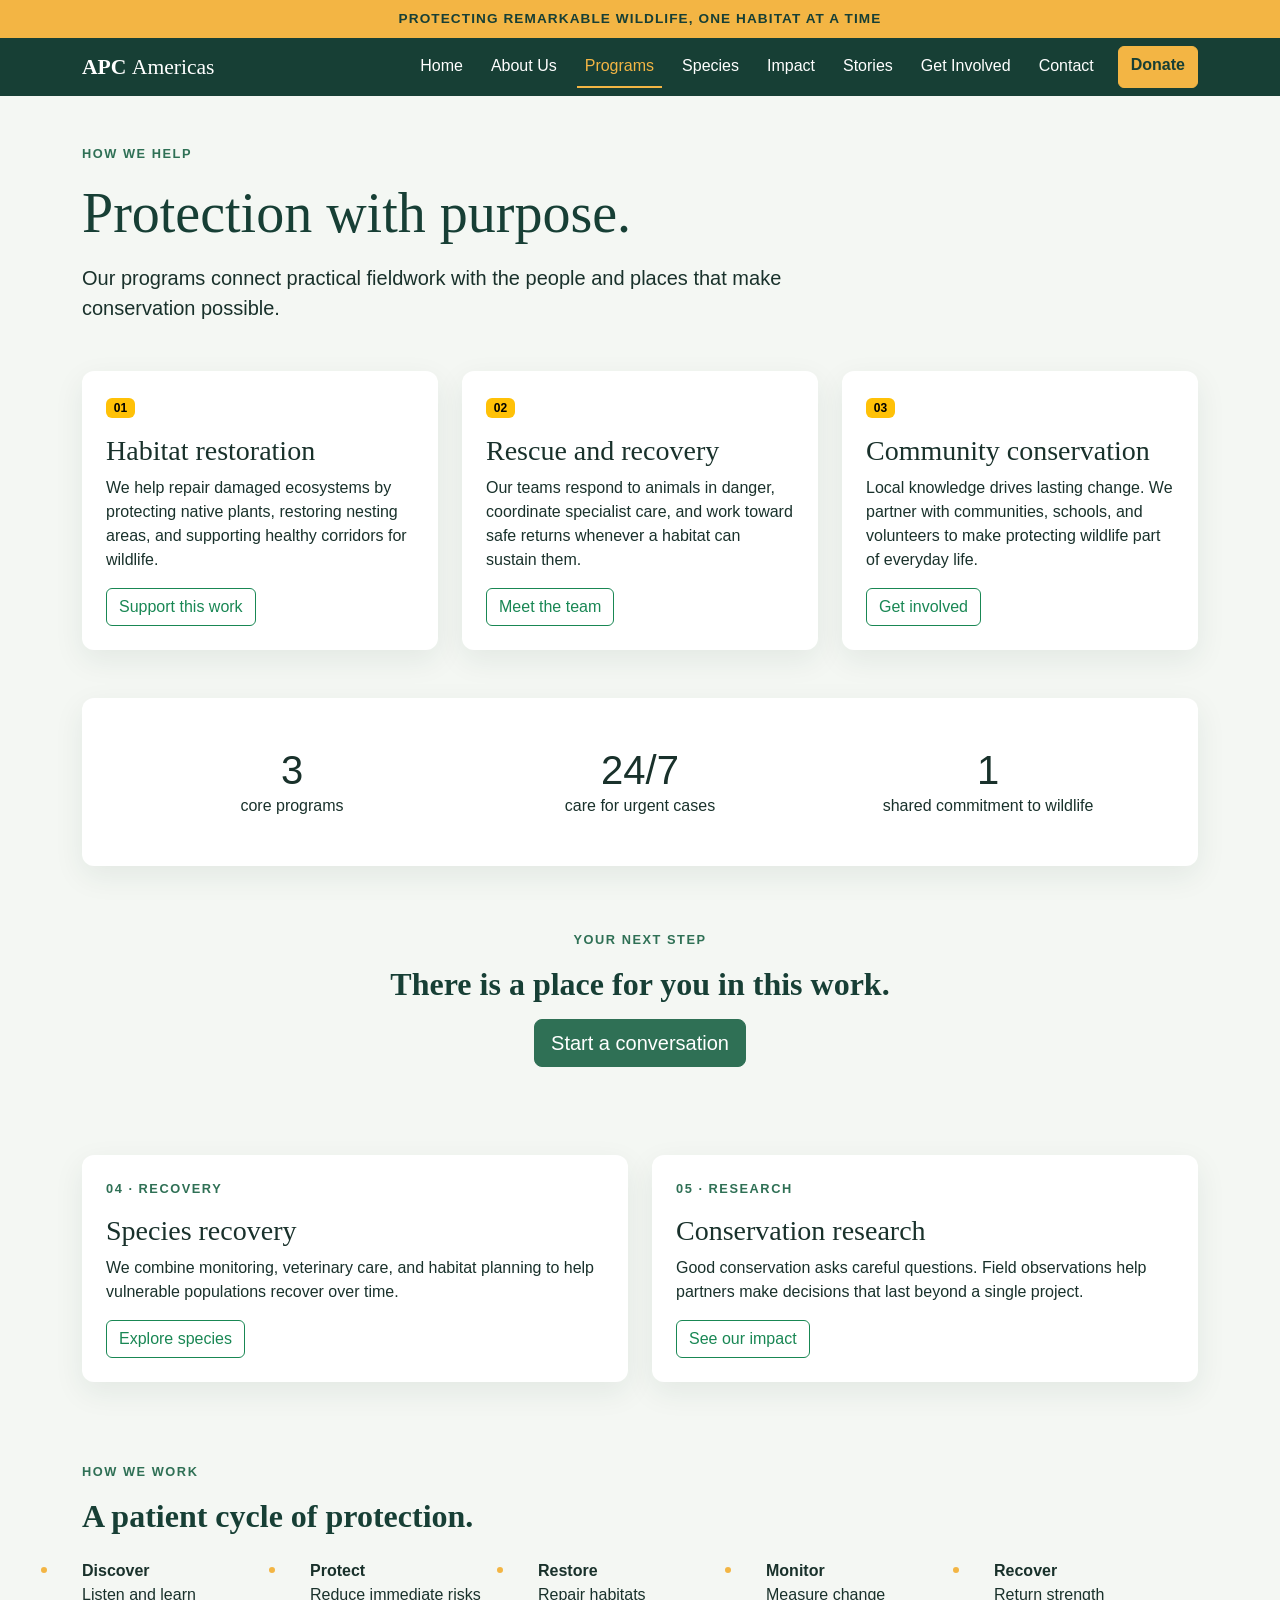
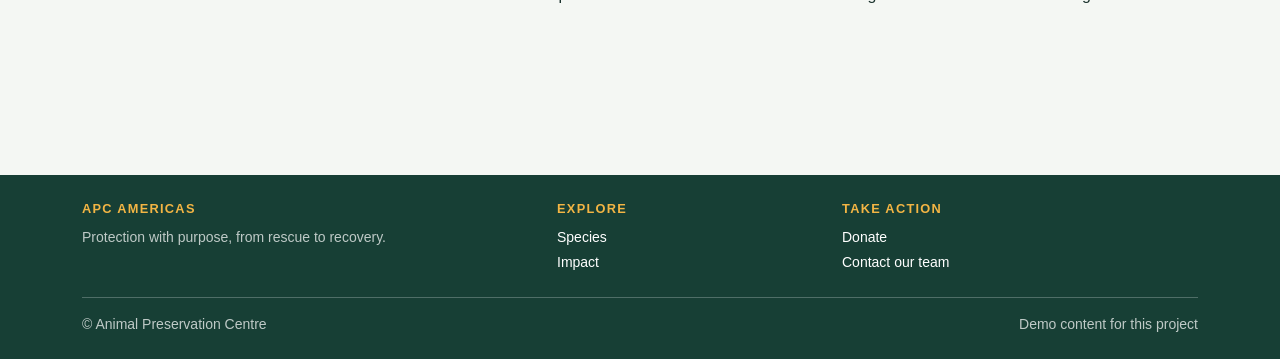
<file: programs.html>
<!DOCTYPE html>
<html lang="en">
<head>
    <meta charset="UTF-8">
    <meta name="viewport" content="width=device-width, initial-scale=1.0">
    <title>Our Programs | Animal Preservation Centre</title>
    <link href="https://cdn.jsdelivr.net/npm/bootstrap@5.3.3/dist/css/bootstrap.min.css" rel="stylesheet">
    <link rel="stylesheet" href="stylesheets/site.css">
</head>
<body>
    <header>
        <div class="site-alert">Protecting remarkable wildlife, one habitat at a time</div>
        <nav class="site-nav navbar navbar-expand-lg navbar-dark">
            <div class="container">
                <a class="navbar-brand" href="index.html">APC <span class="fw-normal">Americas</span></a>
                <button class="navbar-toggler" type="button" data-bs-toggle="collapse" data-bs-target="#siteNav" aria-label="Toggle navigation">
                    <span class="navbar-toggler-icon"></span>
                </button>
                <div class="collapse navbar-collapse" id="siteNav">
                    <div class="navbar-nav ms-auto">
                        <a class="nav-link" href="index.html">Home</a>
                        <a class="nav-link" href="about_us.html">About Us</a>
                        <a class="nav-link active" href="programs.html">Programs</a>
                        <a class="nav-link" href="species.html">Species</a>
                        <a class="nav-link" href="impact.html">Impact</a>
                        <a class="nav-link" href="stories.html">Stories</a>
                        <a class="nav-link" href="get_involved.html">Get Involved</a>
                        <a class="nav-link" href="contact_us.html">Contact</a>
                        <a class="btn btn-donate" href="get_involved.html#donate">Donate</a>
                    </div>
                </div>
            </div>
        </nav>
    </header>

    <main class="page-main container py-5">
        <p class="section-kicker">How we help</p>
        <h1 class="display-4 mb-3">Protection with purpose.</h1>
        <p class="lead mb-5" style="max-width: 720px;">Our programs connect practical fieldwork with the people and places that make conservation possible.</p>

        <section class="row g-4 mb-5" aria-label="Conservation programs">
            <div class="col-lg-4">
                <article class="content-panel h-100 p-4">
                    <span class="badge text-bg-warning mb-3">01</span>
                    <h2 class="h3">Habitat restoration</h2>
                    <p>We help repair damaged ecosystems by protecting native plants, restoring nesting areas, and supporting healthy corridors for wildlife.</p>
                    <a class="btn btn-outline-success" href="contact_us.html">Support this work</a>
                </article>
            </div>
            <div class="col-lg-4">
                <article class="content-panel h-100 p-4">
                    <span class="badge text-bg-warning mb-3">02</span>
                    <h2 class="h3">Rescue and recovery</h2>
                    <p>Our teams respond to animals in danger, coordinate specialist care, and work toward safe returns whenever a habitat can sustain them.</p>
                    <a class="btn btn-outline-success" href="about_us.html">Meet the team</a>
                </article>
            </div>
            <div class="col-lg-4">
                <article class="content-panel h-100 p-4">
                    <span class="badge text-bg-warning mb-3">03</span>
                    <h2 class="h3">Community conservation</h2>
                    <p>Local knowledge drives lasting change. We partner with communities, schools, and volunteers to make protecting wildlife part of everyday life.</p>
                    <a class="btn btn-outline-success" href="contact_us.html">Get involved</a>
                </article>
            </div>
        </section>

        <section class="content-panel p-4 p-lg-5 mb-5">
            <div class="row g-4 text-center">
                <div class="col-md-4"><strong class="display-6 d-block">3</strong><span>core programs</span></div>
                <div class="col-md-4"><strong class="display-6 d-block">24/7</strong><span>care for urgent cases</span></div>
                <div class="col-md-4"><strong class="display-6 d-block">1</strong><span>shared commitment to wildlife</span></div>
            </div>
        </section>

        <section class="text-center py-3">
            <p class="section-kicker">Your next step</p>
            <h2>There is a place for you in this work.</h2>
            <a class="btn btn-forest btn-lg mt-2" href="contact_us.html">Start a conversation</a>
        </section>
        <section class="row g-4 mt-5"><div class="col-md-6"><article class="content-panel h-100 p-4"><p class="section-kicker">04 · Recovery</p><h2 class="h3">Species recovery</h2><p>We combine monitoring, veterinary care, and habitat planning to help vulnerable populations recover over time.</p><a class="btn btn-outline-success" href="species.html">Explore species</a></article></div><div class="col-md-6"><article class="content-panel h-100 p-4"><p class="section-kicker">05 · Research</p><h2 class="h3">Conservation research</h2><p>Good conservation asks careful questions. Field observations help partners make decisions that last beyond a single project.</p><a class="btn btn-outline-success" href="impact.html">See our impact</a></article></div></section>
        <section class="section-band px-0"><p class="section-kicker">How we work</p><h2 class="mb-4">A patient cycle of protection.</h2><ol class="timeline row row-cols-1 row-cols-md-5 border-0 ps-0"><li class="col"><strong>Discover</strong><br><span>Listen and learn</span></li><li class="col"><strong>Protect</strong><br><span>Reduce immediate risks</span></li><li class="col"><strong>Restore</strong><br><span>Repair habitats</span></li><li class="col"><strong>Monitor</strong><br><span>Measure change</span></li><li class="col"><strong>Recover</strong><br><span>Return strength</span></li></ol></section>
    </main>

    <footer class="site-footer py-4"><div class="container"><div class="row g-4"><div class="col-md-5"><p class="footer-heading mb-2">APC Americas</p><p class="small mb-0">Protection with purpose, from rescue to recovery.</p></div><div class="col-6 col-md-3"><p class="footer-heading mb-2">Explore</p><a class="d-block small mb-1" href="species.html">Species</a><a class="d-block small" href="impact.html">Impact</a></div><div class="col-6 col-md-4"><p class="footer-heading mb-2">Take action</p><a class="d-block small mb-1" href="get_involved.html#donate">Donate</a><a class="d-block small" href="contact_us.html">Contact our team</a></div></div><div class="border-top border-light border-opacity-25 mt-4 pt-3 small">&copy; Animal Preservation Centre <span class="float-md-end">Demo content for this project</span></div></div></footer>
    <script src="https://cdn.jsdelivr.net/npm/bootstrap@5.3.3/dist/js/bootstrap.bundle.min.js"></script>
</body>
</html>
</file>
<file: stylesheets/site.css>
:root { --forest: #173f35; --leaf: #2f7055; --sun: #f3b544; --mist: #f4f7f3; --ink: #19312b; }
body { background: var(--mist); color: var(--ink); font-family: Arial, sans-serif; }
h1, h2, h3, h4, h5, h6 { color: var(--forest); font-family: Georgia, 'Times New Roman', serif; font-weight: 700; }
.site-alert { background: var(--sun); color: var(--forest); font-size: .85rem; font-weight: 700; letter-spacing: .08em; padding: .55rem 1rem; text-align: center; text-transform: uppercase; }
.site-nav { background: var(--forest); }
.site-nav .navbar-brand, .site-nav .nav-link { color: #fff; }
.site-nav .navbar-brand { font-family: Georgia, 'Times New Roman', serif; font-size: 1.35rem; font-weight: 700; }
.site-nav .nav-link { border-bottom: 2px solid transparent; margin-left: .75rem; }
.site-nav .nav-link:hover, .site-nav .nav-link.active { border-bottom-color: var(--sun); color: var(--sun); }
.page-main { min-height: calc(100vh - 250px); }
.hero { background: linear-gradient(120deg, rgba(23, 63, 53, .98), rgba(47, 112, 85, .82)), url('../images/baby-snow-leopard.jpg') center/cover; border-radius: 0 0 1.5rem 1.5rem; color: #fff; padding: 5rem 2rem; }
.hero h1, .hero p { color: #fff; }
.hero h1 { font-size: clamp(2.3rem, 5vw, 4.5rem); max-width: 760px; }
.section-kicker { color: var(--leaf); font-size: .8rem; font-weight: 700; letter-spacing: .12em; text-transform: uppercase; }
.content-panel { background: #fff; border: 0; border-radius: .75rem; box-shadow: 0 10px 30px rgba(23, 63, 53, .08); }
.content-panel img { max-height: 360px; object-fit: cover; width: 100%; }
.site-footer { background: var(--forest); color: rgba(255, 255, 255, .72); }
.site-footer a { color: #fff; text-decoration: none; }
.site-footer a:hover { color: var(--sun); }
.logo { height: 48px; object-fit: contain; width: 48px; }
.table { vertical-align: middle; }
.form-control:focus { border-color: var(--leaf); box-shadow: 0 0 0 .2rem rgba(47, 112, 85, .2); }
.btn-forest { background: var(--leaf); border-color: var(--leaf); color: #fff; }
.btn-forest:hover { background: var(--forest); border-color: var(--forest); color: #fff; }
.DifferentLookingText { font-weight: 700; }
.WeirdColor { color: var(--leaf); }
.site-nav .btn-donate { background: var(--sun); border-color: var(--sun); color: var(--forest); font-weight: 700; margin-left: 1rem; }
.site-nav .btn-donate:hover { background: #fff; border-color: #fff; color: var(--forest); }
.section-band { padding: 5rem 0; }
.section-band.alt { background: #e8efe9; }
.stat-number { color: var(--leaf); font-family: Georgia, 'Times New Roman', serif; font-size: clamp(2rem, 4vw, 3.4rem); font-weight: 700; }
.program-card, .species-card, .story-card { transition: box-shadow .25s ease, transform .25s ease; }
.program-card:hover, .species-card:hover, .story-card:hover { box-shadow: 0 16px 35px rgba(23, 63, 53, .16); transform: translateY(-5px); }
.card-image { height: 220px; object-fit: cover; width: 100%; }
.species-card .card-image { height: 190px; }
.status-badge { background: #e7f0e9; border-radius: 999px; color: var(--leaf); font-size: .78rem; font-weight: 700; padding: .3rem .65rem; }
.story-image { height: 100%; min-height: 300px; object-fit: cover; width: 100%; }
.dark-cta { background: var(--forest); color: #fff; padding: 4rem 0; }
.dark-cta h2, .dark-cta p { color: #fff; }
.newsletter { background: #e8efe9; }
.reveal { opacity: 0; transform: translateY(18px); transition: opacity .6s ease, transform .6s ease; }
.reveal.is-visible { opacity: 1; transform: none; }
.filter-bar { gap: .5rem; }
.filter-bar .active { background: var(--leaf); border-color: var(--leaf); color: #fff; }
.species-profile { scroll-margin-top: 2rem; }
.species-profile img { min-height: 300px; object-fit: cover; width: 100%; }
.gallery-image { cursor: pointer; height: 240px; object-fit: cover; transition: transform .25s ease; width: 100%; }
.gallery-image:hover { transform: scale(1.03); }
.lightbox { align-items: center; background: rgba(23, 63, 53, .9); display: flex; inset: 0; justify-content: center; padding: 2rem; position: fixed; z-index: 1060; }
.lightbox img { max-height: 80vh; max-width: min(900px, 100%); object-fit: contain; }
.lightbox-content { color: #fff; text-align: center; }
.lightbox-close { background: transparent; border: 1px solid #fff; color: #fff; font-size: 1.5rem; line-height: 1; padding: .3rem .65rem; position: absolute; right: 1.5rem; top: 1.5rem; }
.timeline { border-left: 2px solid var(--sun); list-style: none; padding-left: 1.5rem; }
.timeline li { margin-bottom: 1.5rem; position: relative; }
.timeline li::before { background: var(--sun); border: 4px solid var(--mist); border-radius: 50%; content: ''; height: 14px; left: -2.05rem; position: absolute; top: .25rem; width: 14px; }
.impact-bar { background: var(--leaf); border-radius: .25rem; height: .65rem; }
.footer-heading { color: var(--sun); font-family: Arial, sans-serif; font-size: .8rem; font-weight: 700; letter-spacing: .1em; text-transform: uppercase; }
.site-footer a { overflow-wrap: anywhere; }
@media (max-width: 991px) { .site-nav .nav-link { margin-left: 0; } .site-nav .btn-donate { margin: .75rem 0 0; width: fit-content; } }
@media (max-width: 575px) { .hero { padding: 4rem 1rem; } .hero .btn { margin: .35rem 0 0; width: 100%; } .site-alert { font-size: .7rem; } }
</file>
